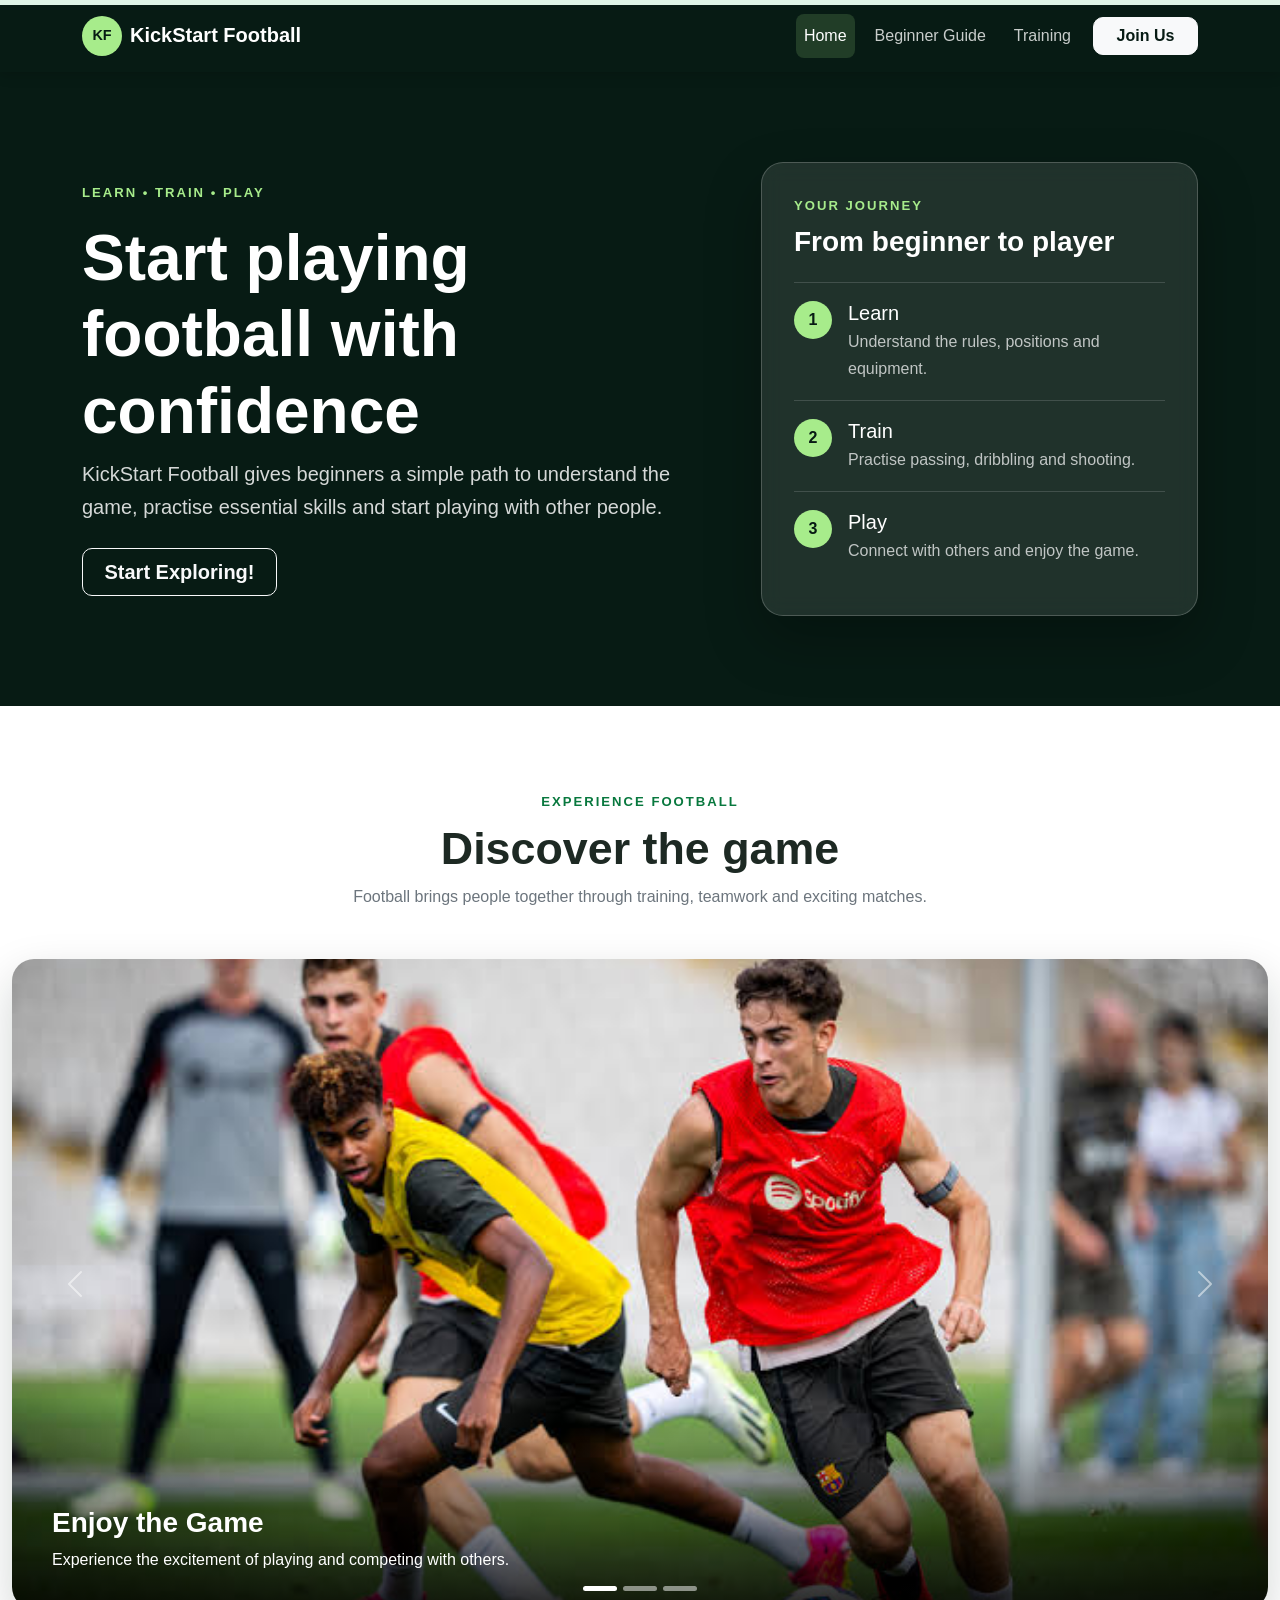
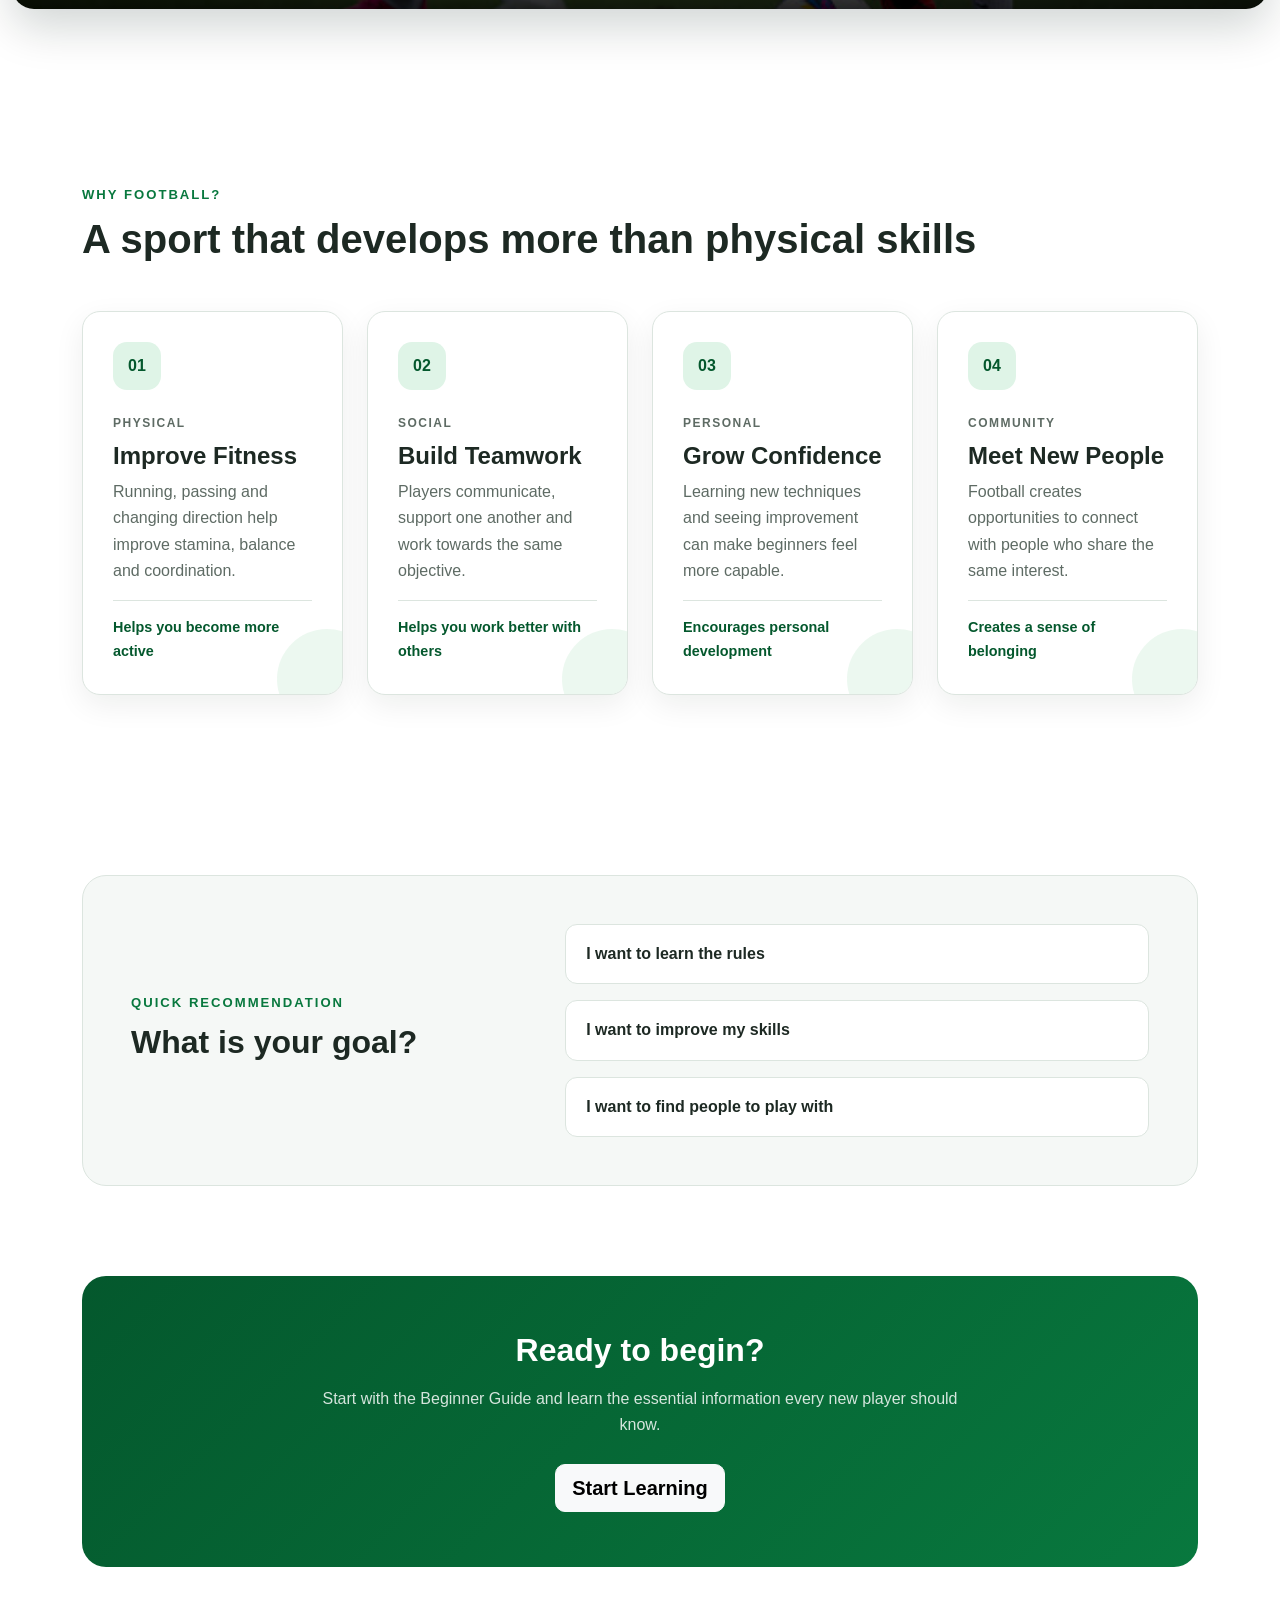
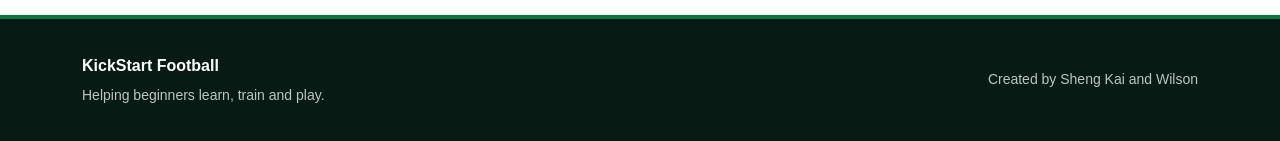
<file: index.html>
<!doctype html>
<html lang="en">
  <head>
    <meta charset="utf-8" />
    <meta name = "viewport" content="width = device-width, initial-scale = 1" />
    <meta name ="description" content="KickStart Football helps beginners learn football, practise useful skills and connect with other players." />

    <title>Home</title>

    <link
      href="https://cdn.jsdelivr.net/npm/bootstrap@5.3.8/dist/css/bootstrap.min.css"
      rel="stylesheet"
    />
    <link rel="stylesheet" href="css/style.css" />
  </head>

  <body>
    <!-- Navigation bar -->
    <nav class="navbar navbar-expand-lg navbar-dark
     site-navbar sticky-top" aria-label = "Main navigation">
      <div class="container">
        <a class="navbar-brand d-flex align-items-center gap-2" href="index.html">
          <span class="brandlogo" aria-hidden = "true"> KF </span>
          <span class="fw-bold">KickStart Football</span>
        </a>

        <button
          class="navbar-toggler"
          type="button"
          data-bs-toggle="collapse"
          data-bs-target="#mainNavbar"
          aria-controls="mainNavbar"
          aria-expanded="false"
          aria-label="Open navigation" >
        
          <span class="navbar-toggler-icon"></span>
        </button>

        <div class="collapse navbar-collapse" id="mainNavbar">
          <ul class="navbar-nav ms-auto align-items-lg-center">
            <li class="nav-item">
              <a class="nav-link active" aria-current="page" href="index.html"> Home </a>
            </li>
             <li class="nav-item">
              <a class="nav-link" href="beginnerguide.html"> Beginner Guide </a>
            </li>
            <li class="nav-item">
              <a class="nav-link" href="training.html"> Training </a>
            </li>
            <li class="nav-item ms-lg-2">
              <a class="btn btn-light nav-join-button" href="joinus.html"> Join Us </a>
            </li>
          </ul>
        </div>
      </div>
    </nav>

    <!--  scroll progress bar html using youtube (cite is at line 350)-->
    <div class="scrollbox">
      <div id="scrollProgressBar" class="scrollbar"></div>
    </div>

    <!-- starting section-->
    <header class="hero-section">
      <div class="container">
        <div class="row align-items-center g-5">
          <div class="col-lg-7 hero-copy">
            <p class="eyebrow mb-3">LEARN • TRAIN • PLAY</p>

            <h1 class="display-3 fw-bold">Start playing football with confidence</h1>

            <p class="lead hero-description">
              KickStart Football gives beginners a simple path to understand the game, practise essential skills and start playing with other people.
            </p>

            <div class="hero-actions d-flex flex-wrap gap-3 mt-4">
              <a href="#experience-football" class="btn btn-outline-light btn-lg"> Start Exploring! </a>
            </div>
          </div>

          <div class="col-lg-5">
            <aside class="journey-card" aria-labelledby="journey-title">
              <p class="journey-label mb-2">YOUR JOURNEY</p>

              <h2 id="journey-title" class="h3 fw-bold mb-4">From beginner to player</h2>

              <div class="journey-step">
                <span class="step-number">1</span>

                <div>
                  <h3 class="h5 mb-1">Learn</h3>

                  <p class="mb-0">Understand the rules, positions and equipment.</p>
                </div>
              </div>

              <div class="journey-step">
                <span class="step-number">2</span>

                <div>
                  <h3 class="h5 mb-1">Train</h3>

                  <p class="mb-0">Practise passing, dribbling and shooting.</p>
                </div>
              </div>

              <div class="journey-step">
                <span class="step-number">3</span>

                <div>
                  <h3 class="h5 mb-1">Play</h3>

                  <p class="mb-0">Connect with others and enjoy the game.</p>
                </div>
              </div>
            </aside>
          </div>
        </div>
      </div>
    </header>

    <main id="main-content">
      
      <!-- Automatic player -->
      <section id="experience-football" class="slideshow-section" aria-labelledby="slideshow-title">
        <div class="container">
          <div class="section-heading text-center">
            <p class="section-kicker">EXPERIENCE FOOTBALL</p>

            <h2 id="slideshow-title" class="fw-bold">Discover the game</h2>

            <p class="text-secondary">Football brings people together through training, teamwork and exciting matches.</p>
          </div>

          <div class="carousel-frame">
            <div
              id="footballCarousel"
              class="carousel slide carousel-fade"
              data-bs-ride="carousel"
              data-bs-interval="3000"
              data-bs-pause="false"
              data-bs-wrap="true"
            >
              <div class="carousel-indicators">
                <button
                  type="button"
                  data-bs-target="#footballCarousel"
                  data-bs-slide-to="0"
                  class="active"
                  aria-current="true"
                  aria-label="Match image"
                ></button>

                <button type="button" data-bs-target="#footballCarousel" data-bs-slide-to="1" aria-label="Training image"></button>

                <button type="button" data-bs-target="#footballCarousel" data-bs-slide-to="2" aria-label="Team image"></button>
              </div>

              <div class="carousel-inner">
                <div class="carousel-item active">
                  <img src="images/barca.jpg" class="d-block w-100 carousel-image" alt="Football players competing in a match" />

                  <div class="carousel-caption">
                    <h3 class="fw-bold">Enjoy the Game</h3>

                    <p>Experience the excitement of playing and competing with others.</p>
                  </div>
                </div>

                <div class="carousel-item">
                  <img src="images/england.jpg" class="d-block w-100 carousel-image" alt="Football players during training" />

                  <div class="carousel-caption">
                    <h3 class="fw-bold">Improve Through Training</h3>

                    <p>Build your confidence by practising useful football skills.</p>
                  </div>
                </div>

                <div class="carousel-item">
                  <img src="images/chelsea.jpg.webp" class="d-block w-100 carousel-image" alt="Football teammates standing together" />

                  <div class="carousel-caption">
                    <h3 class="fw-bold">Play as a Team</h3>

                    <p>Communicate, cooperate and meet people who share the same interest.</p>
                  </div>
                </div>
              </div>

              <button class="carousel-control-prev" type="button" data-bs-target="#footballCarousel" data-bs-slide="prev">
                <span class="carousel-control-prev-icon" aria-hidden="true"> </span>

                <span class="visually-hidden"> Previous image </span>
              </button>

              <button class="carousel-control-next" type="button" data-bs-target="#footballCarousel" data-bs-slide="next">
                <span class="carousel-control-next-icon" aria-hidden="true"> </span>

                <span class="visually-hidden"> Next image </span>
              </button>
            </div>
          </div>
        </div>
      </section>

      <!-- Why Football section -->
      <section class="section-space">
        <div class="container">
          <div class="row align-items-end g-4 mb-5">
            <div class="col-lg-12">
              <p class="section-kicker">WHY FOOTBALL?</p>

              <h2 id="benefits-title" class="display-6 fw-bold mb-0">A sport that develops more than physical skills</h2>
            </div>
          </div>

          <div class="row g-4">
            <div class="col-md-6 col-xl-3">
              <article class="benefit-card h-100">
                <span class="benefit-marker" aria-hidden="true"> 01 </span>

                <p class="benefit-category">PHYSICAL</p>

                <h3 class="h4 fw-bold">Improve Fitness</h3>

                <p>Running, passing and changing direction help improve stamina, balance and coordination.</p>

                <p class="benefit-result mb-0">Helps you become more active</p>
              </article>
            </div>

            <div class="col-md-6 col-xl-3">
              <article class="benefit-card h-100">
                <span class="benefit-marker" aria-hidden="true"> 02 </span>

                <p class="benefit-category">SOCIAL</p>

                <h3 class="h4 fw-bold">Build Teamwork</h3>

                <p>Players communicate, support one another and work towards the same objective.</p>

                <p class="benefit-result mb-0">Helps you work better with others</p>
              </article>
            </div>

            <div class="col-md-6 col-xl-3">
              <article class="benefit-card h-100">
                <span class="benefit-marker" aria-hidden="true"> 03 </span>

                <p class="benefit-category">PERSONAL</p>

                <h3 class="h4 fw-bold">Grow Confidence</h3>

                <p>Learning new techniques and seeing improvement can make beginners feel more capable.</p>

                <p class="benefit-result mb-0">Encourages personal development</p>
              </article>
            </div>

            <div class="col-md-6 col-xl-3">
              <article class="benefit-card h-100">
                <span class="benefit-marker" aria-hidden="true"> 04 </span>

                <p class="benefit-category">COMMUNITY</p>

                <h3 class="h4 fw-bold">Meet New People</h3>

                <p>Football creates opportunities to connect with people who share the same interest.</p>

                <p class="benefit-result mb-0">Creates a sense of belonging</p>
              </article>
            </div>
          </div>
        </div>
      </section>

      <!-- recommendation -->
      <section class="section-space" aria-labelledby="goal-title">
        <div class="container">
          <div class="goal-panel">
            <div class="row align-items-center g-4">
              <div class="col-lg-5">
                <p class="section-kicker">QUICK RECOMMENDATION</p>

                <h2 id="goal-title" class="fw-bold">What is your goal?</h2>
              </div>

              <div class="col-lg-7">
                <div class="d-grid gap-3">
                  <button type="button" class="goal-button" onclick="recommendPage('learn')">I want to learn the rules</button>

                  <button type="button" class="goal-button" onclick="recommendPage('train')">I want to improve my skills</button>

                  <button type="button" class="goal-button" onclick="recommendPage('join')">I want to find people to play with</button>
                </div>
              </div>
            </div>

            <div id="recommendation" class="recommendpanel d-none" tabindex="-1" aria-live="polite">
              <h3 id="recommendationTitle" class="h4 fw-bold"></h3>
              <p id="recommendationText"></p>
              <a id="recommendationLink" class="btn btn-success" href="#"> </a>
            </div>
          </div>
        </div>
      </section>

      <!-- Final call to action button -->
      <section class="pb-5">
        <div class="container">
          <div class="finalcall text-center">
            <h2 class="fw-bold">Ready to begin?</h2>

            <p>Start with the Beginner Guide and learn the essential information every new player should know.</p>

            <a href="beginnerguide.html" class="btn btn-light btn-lg"> Start Learning </a>
          </div>
        </div>
      </section>
    </main>
    
    <!-- Footer (last section) -->
    <footer class="site-footer">
      <div class="container">
        <div class="row align-items-center g-3">
          <div class="col-md-6 text-center text-md-start">
            <p class="fw-bold mb-1">KickStart Football</p>

            <p class="small mb-0">Helping beginners learn, train and play.</p>
          </div>

          <div class="col-md-6 text-center text-md-end">
            <p class="small mb-0">Created by Sheng Kai and Wilson</p>
          </div>
        </div>
      </div>
    </footer>

    <!--JavaScript -->
    <script
      src="https://cdn.jsdelivr.net/npm/bootstrap@5.3.8/dist/js/bootstrap.bundle.min.js"
    ></script>

    <script>
    
         // Updates the green bar when the user scrolls.
      // this is a progress bar at the top of the website
      // i have used youtube tutorials for reference on how to make
      //youtube link : https://www.youtube.com/watch?v=4LBRMSk6PLY
      function updateScrollProgress() {
        let pageHeight = document.documentElement.scrollHeight - window.innerHeight;
        let percentage = (window.scrollY / pageHeight) * 100;
        document.getElementById("scrollProgressBar").style.width = percentage + "%";
      }

      window.addEventListener("scroll", updateScrollProgress);

      // Recommends a page based on the user choice.
      function recommendPage(goal) {
        let recommendations = {
          learn: {
            title: "Start with the Beginner Guide",
            text: "Learn the basic rules, positions and equipment before playing.",
            button: "Beginner Guide",
            page: "beginnerguide.html",
          },
          train: {
            title: "Continue to the Training page",
            text: "Practise beginner drills for passing, dribbling and shooting.",
            button: "Training",
            page: "training.html",
          },
          join: {
            title: "Continue to the Join Us page",
            text: "Register your interest and connect with other football players.",
            button: "Join Us",
            page: "joinus.html",
          },
        };

        let choice = recommendations[goal];
        let panel = document.getElementById("recommendation");
        let link = document.getElementById("recommendationLink");
        document.getElementById("recommendationTitle").textContent = choice.title;
        document.getElementById("recommendationText").textContent = choice.text;
        link.textContent = choice.button;
        link.href = choice.page;
        panel.classList.remove("d-none");
        panel.focus();
      }
    </script>
  </body>
</html>
</file>
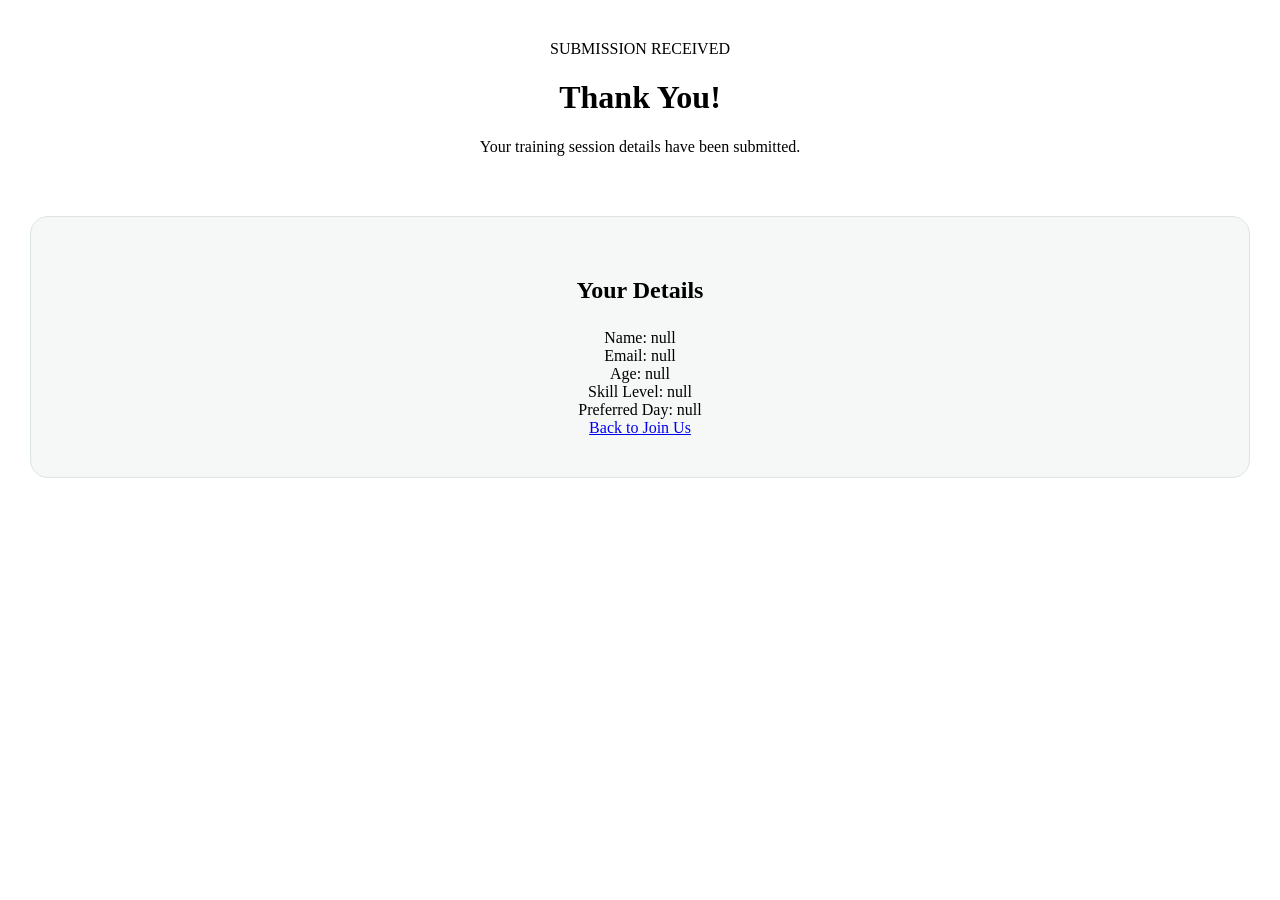
<file: formsubmissions.html>
<!DOCTYPE html>
<html lang="en">
<head>
    <meta charset="UTF-8">
    <meta name="viewport" content="width=device-width, initial-scale=1.0">
    <title>Form Submissions</title>
    <link rel="stylesheet" href="css/formsubmissions.css">
</head>
<body>
    <header class="response-header">
        <div class="container">
            <p class="training-top-caption">SUBMISSION RECEIVED</p>
            <h1 class="display-3 fw-bold">Thank You!</h1>
            <p class="lead page-hero-description">
                Your training session details have been submitted.
            </p>
        </div>
    </header>

<main>

    <section class="response-card">

        <h2>Your Details</h2>

        <script src="formsubmissions.js"></script>

        <a href="joinus.html" class="btn btn-success">
            Back to Join Us
        </a>

    </section>

</main>
    <script src="formsubmissions.js"></script>
</body>
</html>
</file>
<file: css/style.css>
/* Shared CSS for both index.html and beginnerguide.html */
:root {
  --football-green: #08783e;
  --football-green-dark: #04582d;
  --football-green-light: #dff4e7;
  --football-lime: #a7ec8b;
  --football-dark: #071b14;
  --football-text: #1d2923;
  --football-muted: #5e6b64;
  --football-background: #f5f8f6;
  --football-white: #ffffff;
  --football-border: #dce5df;
}

.scrollbox {
  position: fixed;
  top: 0;
  left: 0;
  z-index: 2000;
  width: 100%;
  height: 5px;
  background-color: var(--football-green-light);
  pointer-events: none;
}

.scrollbar {
  width: 0;
  height: 100%;
  background-color: var(--football-green);
  transition: width 0.1s linear;
}

html {
  scroll-behavior: smooth;
}

body {
  margin: 0;
  color: var(--football-text);
  background-color: var(--football-white);
  font-family: "Segoe UI", Arial, sans-serif;
  line-height: 1.65;
}

h1,
h2,
h3 {
  line-height: 1.2;
}

section[id] {
  scroll-margin-top: 90px;
}

a,
button {
  transition:
    color 0.2s,
    background-color 0.2s,
    border-color 0.2s,
    transform 0.2s,
    box-shadow 0.2s;
}

a:focus-visible,
button:focus-visible {
  outline: 3px solid #ffd45c;
  outline-offset: 3px;
}

.skip-link {
  position: fixed;
  top: 12px;
  left: 12px;
  z-index: 2000;
  padding: 10px 16px;
  color: var(--football-dark);
  background-color: #ffd45c;
  border-radius: 8px;
  transform: translateY(-150%);
}

.skip-link:focus {
  transform: translateY(0);
}

.site-navbar {
  min-height: 72px;
  background-color: var(--football-dark);
  box-shadow: 0 3px 12px rgba(0, 0, 0, 0.18);
}

.brandlogo {
  display: inline-flex;
  align-items: center;
  justify-content: center;
  width: 40px;
  height: 40px;
  color: var(--football-dark);
  background-color: var(--football-lime);
  border-radius: 50%;
  font-size: 0.9rem;
  font-weight: 800;
}

.navbar .nav-link {
  margin: 3px 6px;
  padding: 9px 12px;
  color: rgba(255, 255, 255, 0.78);
  border-radius: 8px;
}

.navbar .nav-link:hover,
.navbar .nav-link:focus {
  color: var(--football-white);
  background-color: rgba(255, 255, 255, 0.1);
}

.navbar .nav-link.active {
  color: var(--football-white);
  background-color: rgba(167, 236, 139, 0.16);
}

.nav-join-button {
  min-width: 105px;
  color: var(--football-dark);
  font-weight: 700;
}

.btn {
  border-radius: 10px;
  font-weight: 700;
}

.btn-success {
  color: var(--football-white);
  background-color: var(--football-green);
  border-color: var(--football-green);
}

.btn-success:hover,
.btn-success:focus {
  color: var(--football-white);
  background-color: var(--football-green-dark);
  border-color: var(--football-green-dark);
}

.btn-outline-success {
  color: var(--football-green-dark);
  border-color: var(--football-green);
}

.btn-outline-success:hover,
.btn-outline-success:focus {
  color: var(--football-white);
  background-color: var(--football-green);
  border-color: var(--football-green);
}

.section-space {
  padding: 90px 0;
}

.section-space-sm {
  padding: 75px 0;
}

.section-heading {
  max-width: 720px;
  margin: 0 auto 48px;
}

.section-heading h2 {
  font-size: clamp(2rem, 4vw, 2.8rem);
}

.section-kicker {
  margin-bottom: 10px;
  color: var(--football-green);
  font-size: 0.82rem;
  font-weight: 800;
  letter-spacing: 2px;
}

.bgsoft {
  background-color: var(--football-background);
}

.site-footer {
  padding: 34px 0;
  color: rgba(255, 255, 255, 0.74);
  background-color: var(--football-dark);
  border-top: 4px solid var(--football-green);
}

.site-footer .fw-bold {
  color: var(--football-white);
}

@media (max-width: 991.98px) {
  .nav-join-button {
    display: inline-block;
    margin: 8px 6px;
  }
}

@media (max-width: 575.98px) {
  .section-space {
    padding: 65px 0;
  }

  .section-space-sm {
    padding: 60px 0;
  }
}

@media (prefers-reduced-motion: reduce) {
  html {
    scroll-behavior: auto;
  }

  *,
  *::before,
  *::after {
    transition: none !important;
  }
}




/* CSS for index.html (homepage) */
.hero-section {
  min-height: 620px;
  display: flex;
  align-items: center;
  padding: 90px 0;
  color: var(--football-white);
  background-color: var(--football-dark);
}

.hero-copy {
  max-width: 760px;
}

.eyebrow,
.journey-label {
  color: var(--football-lime);
  font-size: 0.82rem;
  font-weight: 800;
  letter-spacing: 2px;
}

.hero-description {
  max-width: 660px;
  color: rgba(255, 255, 255, 0.83);
}

.hero-actions .btn {
  min-width: 195px;
}

.journey-card {
  padding: 32px;
  color: var(--football-white);
  background-color: rgba(255, 255, 255, 0.1);
  border: 1px solid rgba(255, 255, 255, 0.2);
  border-radius: 22px;
  backdrop-filter: blur(10px);
  box-shadow: 0 24px 55px rgba(0, 0, 0, 0.28);
}

.journey-step {
  display: flex;
  gap: 16px;
  padding: 18px 0;
  border-top: 1px solid rgba(255, 255, 255, 0.15);
}

.journey-step p {
  color: rgba(255, 255, 255, 0.72);
}

.step-number {
  flex-shrink: 0;
  display: inline-flex;
  align-items: center;
  justify-content: center;
  width: 38px;
  height: 38px;
  color: var(--football-dark);
  background-color: var(--football-lime);
  border-radius: 50%;
  font-weight: 800;
}

.slideshow-section {
  padding: 85px 0;
}

.slideshow-section .container {
  max-width: 1400px;
}

.carousel-frame {
  max-width: 1300px;
  margin: 0 auto;
}

.carousel-inner {
  overflow: hidden;
  border-radius: 22px;
  box-shadow: 0 18px 45px rgba(7, 27, 20, 0.18);
}

.carousel-image {
  height: 650px;
  object-fit: cover;
}

.carousel-caption {
  right: 0;
  bottom: 0;
  left: 0;
  padding: 90px 40px 35px;
  text-align: left;
  background: linear-gradient(transparent, rgba(0, 0, 0, 0.85));
}

.carousel-caption p {
  max-width: 600px;
  margin-bottom: 0;
}

.carousel-indicators {
  margin-bottom: 18px;
}

.carousel-indicators [data-bs-target] {
  width: 34px;
  height: 5px;
  border: 0;
  border-radius: 5px;
}

.carousel-control-prev,
.carousel-control-next {
  width: 10%;
}

.benefit-card {
  position: relative;
  overflow: hidden;
  padding: 30px;
  background-color: var(--football-white);
  border: 1px solid var(--football-border);
  border-radius: 18px;
  box-shadow: 0 10px 30px rgba(7, 27, 20, 0.07);
}

.benefit-card::after {
  content: "";
  position: absolute;
  right: -35px;
  bottom: -35px;
  width: 100px;
  height: 100px;
  background-color: var(--football-green-light);
  border-radius: 50%;
  opacity: 0.6;
}

.benefit-card:hover {
  border-color: var(--football-green);
  transform: translateY(-6px);
  box-shadow: 0 18px 38px rgba(7, 27, 20, 0.12);
}

.benefit-marker {
  display: inline-flex;
  align-items: center;
  justify-content: center;
  width: 48px;
  height: 48px;
  margin-bottom: 24px;
  color: var(--football-green-dark);
  background-color: var(--football-green-light);
  border-radius: 14px;
  font-weight: 800;
}

.benefit-category {
  margin-bottom: 8px;
  color: var(--football-green);
  font-size: 0.75rem;
  font-weight: 800;
  letter-spacing: 1.5px;
}

.benefit-card p {
  position: relative;
  z-index: 1;
  color: var(--football-muted);
}

.benefit-result {
  padding-top: 15px;
  color: var(--football-green-dark) !important;
  border-top: 1px solid var(--football-border);
  font-size: 0.9rem;
  font-weight: 700;
}

.goal-panel {
  padding: 48px;
  background-color: var(--football-background);
  border: 1px solid var(--football-border);
  border-radius: 24px;
}

.goal-button {
  width: 100%;
  padding: 16px 20px;
  color: var(--football-text);
  background-color: var(--football-white);
  border: 1px solid var(--football-border);
  border-radius: 12px;
  font-size: 1rem;
  font-weight: 700;
  text-align: left;
}

.goal-button:hover,
.goal-button:focus {
  color: var(--football-green-dark);
  background-color: var(--football-green-light);
  border-color: var(--football-green);
  transform: translateX(4px);
}

.recommendpanel {
  margin-top: 32px;
  padding: 28px;
  background-color: var(--football-white);
  border-left: 6px solid var(--football-green);
  border-radius: 12px;
  box-shadow: 0 10px 25px rgba(7, 27, 20, 0.08);
}

.finalcall {
  padding: 55px 30px;
  color: var(--football-white);
  background: linear-gradient(135deg, var(--football-green-dark), var(--football-green));

  border-radius: 24px;
}

.finalcall p {
  max-width: 650px;
  margin: 16px auto 26px;
  color: rgba(255, 255, 255, 0.83);
}

@media (max-width: 991.98px) {
  .hero-section {
    min-height: auto;
    padding: 75px 0;
  }

  .journey-card {
    margin-top: 20px;
  }
}

@media (max-width: 767.98px) {
  .slideshow-section {
    padding: 65px 0;
  }

  .carousel-image {
    height: 340px;
  }

  .carousel-caption {
    padding: 70px 22px 20px;
  }

  .carousel-caption h3 {
    font-size: 1.25rem;
  }

  .carousel-caption p {
    font-size: 0.9rem;
  }
}

@media (max-width: 575.98px) {
  .hero-section {
    padding: 60px 0;
  }

  .hero-section .display-3 {
    font-size: 2.5rem;
  }

  .hero-actions {
    display: grid !important;
  }

  .hero-actions .btn {
    width: 100%;
  }

  .journey-card,
  .benefit-card,
  .goal-panel {
    padding: 24px;
  }
}




/* CSS for beginnerguide.html (beginner guide) */
.football-feature-card {
  overflow: hidden;
  background-color: white;
  border: 1px solid #dce5df;
  border-radius: 16px;
  box-shadow: 0 8px 24px rgba(0, 0, 0, 0.07);
  transition:
    transform 0.2s ease,
    box-shadow 0.2s ease;
}

.football-feature-card:hover {
  transform: translateY(-5px);
  box-shadow: 0 12px 30px rgba(0, 0, 0, 0.11);
}

.featurepic {
  display: block;
  width: 100%;
  height: 360px;
}

.formation {
  object-fit: contain;
  background-color: #eef7f1;
}

.teamworkpic,
.skillspic {
  object-fit: cover;
}

.contentfeature {
  padding: 24px;
}

.page-hero {
  padding: 70px 0 100px;
  color: var(--football-white);
  background-color: var(--football-dark);

  background-image: linear-gradient(90deg, rgba(7, 27, 20, 0.98) 0%, rgba(7, 27, 20, 0.9) 58%, rgba(7, 27, 20, 0.72) 100%), url("../images/football-hero.jpg");

  background-position: center;
  background-size: cover;
}

.page-hero-description {
  max-width: 760px;
  color: rgba(255, 255, 255, 0.82);
}

.contentsections {
  position: relative;
  z-index: 5;
  margin-top: -38px;
}

.contentcard {
  display: flex;
  align-items: center;
  justify-content: space-between;
  gap: 20px;
  padding: 22px 26px;
  background-color: var(--football-white);
  border: 1px solid var(--football-border);
  border-radius: 16px;
  box-shadow: 0 12px 30px rgba(7, 27, 20, 0.12);
}

.contentlinks {
  display: flex;
  flex-wrap: wrap;
  gap: 10px;
}

.contentlinks a {
  padding: 7px 12px;
  color: var(--football-green-dark);
  background-color: var(--football-green-light);
  border-radius: 8px;
  font-size: 0.92rem;
  font-weight: 700;
  text-decoration: none;
}

.contentlinks a:hover,
.contentlinks a:focus {
  color: var(--football-white);
  background-color: var(--football-green);
}

/* Rules accordion */
.rules-accordion {
  max-width: 900px;
  margin: 0 auto;
}

.rules-accordion .accordion-item {
  margin-bottom: 12px;
  overflow: hidden;
  border: 1px solid var(--football-border);
  border-radius: 12px;
}

.rules-accordion .accordion-button {
  padding: 20px;
  color: var(--football-text);
  background-color: var(--football-white);
  font-weight: 700;
}

.rules-accordion .accordion-button:not(.collapsed) {
  color: var(--football-green-dark);
  background-color: var(--football-green-light);
  box-shadow: none;
}

.rules-accordion .accordion-button:focus {
  border-color: var(--football-green);
  box-shadow: 0 0 0 4px rgba(8, 120, 62, 0.2);
}

.rules-accordion .accordion-body {
  padding: 22px;
}

.position-table-wrapper {
  overflow: hidden;
  border: 1px solid var(--football-border);
  border-radius: 16px;
  box-shadow: 0 10px 28px rgba(7, 27, 20, 0.07);
}

.positiontab thead th {
  padding: 18px;
  color: var(--football-white);
  background-color: var(--football-green-dark);
}

.positiontab tbody th,
.positiontab tbody td {
  padding: 18px;
}

.positiontab tbody tr:nth-child(even) > * {
  background-color: var(--football-background);
}

.positiontab tbody tr:hover > * {
  background-color: var(--football-green-light);
}

.findposition {
  padding: 42px;
  background-color: var(--football-background);
  border: 1px solid var(--football-border);
  border-radius: 22px;
}

.findposition .form-select {
  min-height: 54px;
  border-color: var(--football-border);
  border-radius: 10px;
}

.findposition .form-select:focus {
  border-color: var(--football-green);
  box-shadow: 0 0 0 4px rgba(8, 120, 62, 0.18);
}

.positionres {
  margin-top: 28px;
  padding: 24px;
  background-color: var(--football-white);
  border-left: 6px solid var(--football-green);
  border-radius: 12px;
  box-shadow: 0 8px 22px rgba(7, 27, 20, 0.08);
}

.next-step-panel {
  padding: 55px 30px;
  color: var(--football-white);
  background: linear-gradient(135deg, var(--football-green-dark), var(--football-green));

  border-radius: 24px;
}

.next-step-panel .section-kicker {
  color: var(--football-lime);
}

.next-step-panel p {
  max-width: 660px;
  margin: 16px auto 26px;
  color: rgba(255, 255, 255, 0.83);
}

@media (max-width: 767.98px) {
  .page-hero {
    padding: 55px 0 80px;
  }

  .page-hero .display-3 {
    font-size: 2.5rem;
  }

  .contentcard {
    display: block;
  }

  .contentlinks {
    margin-top: 16px;
  }

  .contentlinks a {
    flex-grow: 1;
    text-align: center;
  }

  .findposition {
    padding: 26px;
  }
}

.ruledesc {
  font-size: 1.05rem;
}

.rule-figure {
  margin: 0;
}

.rule-image {
  display: block;
  width: 100%;
  height: 260px;
  object-fit: cover;
  border-radius: 12px;
  box-shadow: 0 8px 20px rgba(7, 27, 20, 0.12);
}

#ruleOne .rule-image {
  height: 490px;
}

#ruleTwo .rule-image {
  height: 320px;
}

#ruleThree .rule-image {
  height: 320px;
}

#ruleFive .rule-image {
  height: 350px;
}

.rule-figure figcaption {
  margin-top: 10px;
  color: var(--football-muted);
  font-size: 0.9rem;
  font-style: italic;
}

@media (max-width: 767.98px) {
  .rule-image {
    height: 220px;
  }
}

/* Mini quiz */
.quizcard {
  max-width: 900px;
  margin: 40px auto 0;
  padding: 35px;
  background-color: white;
  border: 1px solid #dce5df;
  border-radius: 16px;
  box-shadow: 0 10px 30px rgba(0, 0, 0, 0.06);
}

.quizques {
  margin: 0 0 28px;
  padding: 30px;
  background-color: #f3f7f5;
  border: 1px solid #d6e2da;
  border-radius: 16px;
}

.quizques legend {
  float: left;
  width: 100%;
  margin: 0 0 24px;
  padding: 0;
  font-size: 1.2rem;
  font-weight: 700;
}

.quizques .form-check:first-of-type {
  clear: both;
}

.quizques .form-check {
  margin-bottom: 14px;
}

@media (max-width: 576px) {
  .quizcard {
    padding: 24px 20px;
  }
}

.selected-correct {
  padding: 10px 14px 10px 32px;
  background-color: #d1e7dd;
  border: 1px solid #badbcc;
  border-radius: 8px;
}

.selected-correct::after {
  content: "✓ Correct";
  display: block;
  margin-top: 5px;
  color: #0f5132;
  font-weight: 700;
}

.selected-wrong {
  padding: 10px 14px 10px 32px;
  background-color: #f8d7da;
  border: 1px solid #f5c2c7;
  border-radius: 8px;
}

.selected-wrong::after {
  content: "✕ Your answer is incorrect";
  display: block;
  margin-top: 5px;
  color: #842029;
  font-weight: 700;
}

.correct-answer {
  padding: 10px 14px 10px 32px;
  background-color: #d1e7dd;
  border: 1px solid #badbcc;
  border-radius: 8px;
}

.correct-answer::after {
  content: "✓ Correct answer";
  display: block;
  margin-top: 5px;
  color: #0f5132;
  font-weight: 700;
}

/* Equipment grid */
.picturescard {
  position: relative;
  height: 350px;
  overflow: hidden;
  background-color: white;
  border-radius: 16px;
  box-shadow: 0 8px 24px rgba(0, 0, 0, 0.08);
}

.pictures {
  display: block;
  width: 100%;
  height: 100%;
  object-fit: cover;
  transition: transform 0.3s ease;
}

.picturescard:hover .pictures {
  transform: scale(1.05);
}

.picturetitle {
  position: absolute;
  right: 0;
  bottom: 0;
  left: 0;
  margin: 0;
  padding: 22px;
  color: white;
  font-size: 1.4rem;
  font-weight: 700;
  background: linear-gradient(transparent, rgba(0, 0, 0, 0.85));
}
</file>
<file: css/formsubmissions.css>
.response-header{
    text-align: center;
    margin-top:40px;
}

.response-card {
    width: 90%;
    margin: 60px auto;
    padding: 40px;

    background-color: #f5f8f6;
    border: 1px solid #dce5df;
    border-radius: 18px;

    text-align: center;
}

.response-card h2 {
    margin-bottom: 25px;
}

@media (max-width: 768px) {

    .response-card {
        width: 90%;
        padding: 25px;
        margin: 40px auto;
    }

    .response-header {
        padding: 0 20px;
    }

    .response-header h1 {
        font-size: 2rem;
    }
}
</file>
